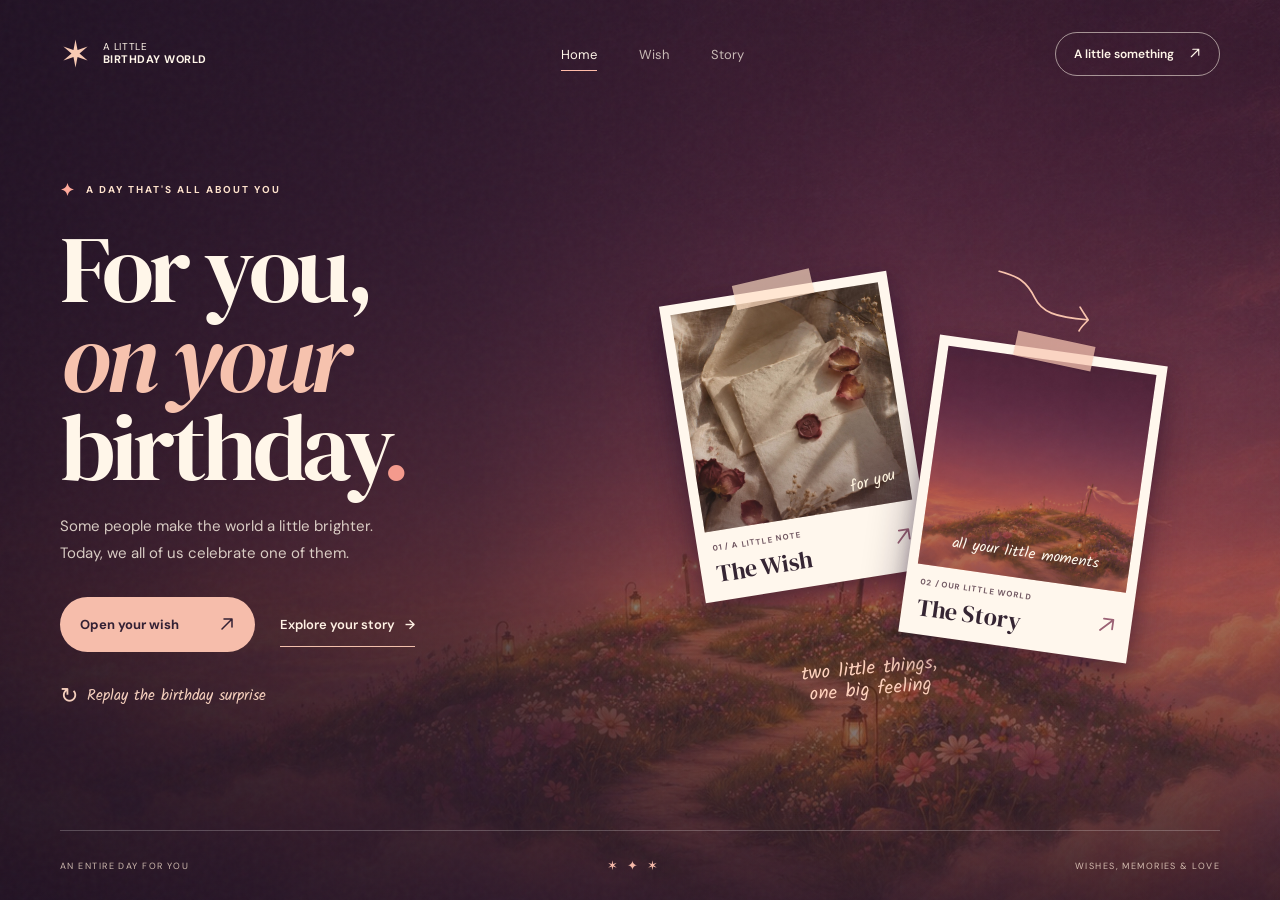
<file: index.html>
<!doctype html>
<html lang="en">
<head>
  <meta charset="utf-8">
  <meta name="viewport" content="width=device-width, initial-scale=1">
  <meta name="theme-color" content="#251427">
  <meta name="description" content="A little birthday world, made for someone special.">
  <title>A Little Birthday World</title>
  <link rel="preconnect" href="https://fonts.googleapis.com">
  <link rel="preconnect" href="https://fonts.gstatic.com" crossorigin>
  <link href="https://fonts.googleapis.com/css2?family=DM+Serif+Display:ital@0;1&family=DM+Sans:wght@400;500;600;700&family=Kalam:wght@400;700&display=swap" rel="stylesheet">
  <script>
    // Show the opening film only on the first visit in this browser tab.
    try {
      if (sessionStorage.getItem('birthday-intro-polished-seen') !== 'yes') document.documentElement.classList.add('intro-pending');
    } catch (error) { document.documentElement.classList.add('intro-pending'); }
  </script>
  <link href="https://fonts.googleapis.com/css2?family=Noto+Sans+Devanagari:wght@400;600;700&display=swap" rel="stylesheet">
  <link rel="stylesheet" href="home/home.css">
  <link rel="stylesheet" href="shared/experience.css">
  <script src="home/home-content.js" defer></script>
  <script src="home/home.js" defer></script>
  <script src="shared/experience.js" defer></script>
</head>
<body class="page-home">
  <section class="intro-screen" id="intro-screen" role="dialog" aria-modal="true" aria-labelledby="intro-title">
    <div class="intro-backdrop" aria-hidden="true"></div>
    <video id="intro-video" class="intro-video" muted playsinline preload="auto" poster="home/assets/intro-poster.jpg" src="home/assets/intro.mp4" aria-label="A birthday cake video"></video>
    <div class="intro-shade" aria-hidden="true"></div>
    <div class="intro-slice-stage" id="intro-slice-stage" aria-hidden="true"><span class="intro-slice-line" id="intro-slice-line" hidden></span><svg class="slice-guide" viewBox="0 0 420 90" fill="none"><path d="M18 68C125 22 246 14 395 29"/><path d="M377 17L397 29L379 42"/></svg></div>
    <div class="intro-slice-prompt" id="intro-slice-prompt" aria-live="polite">
      <p data-home-text="introPrompt">Make a wish, then slice the cake.</p>
      <span data-home-text="introHint">Swipe or drag across the cake.</span>
      <button type="button" id="intro-cut-button" data-home-text="introCutButton">Or tap here to cut</button>
    </div>
    <div class="intro-topbar"><p id="intro-title" data-home-text="introTitle">A little birthday surprise</p><button type="button" class="intro-skip" id="intro-skip">Skip intro <span aria-hidden="true">→</span></button></div>
    <button type="button" class="intro-play" id="intro-play" hidden>Play the birthday video</button>
    <div class="intro-bottom"><button type="button" class="intro-sound" id="intro-sound" aria-pressed="false" data-home-text="soundOn">Turn sound on</button></div>
  </section>
  <div class="site-shell">
    <header class="topbar wrap">
      <a class="brand" href="index.html" aria-label="A Little Birthday World, home">
        <span class="brand-symbol" aria-hidden="true">✶</span>
        <span>A little<br><strong>birthday world</strong></span>
      </a>
      <nav class="main-nav" aria-label="Main navigation">
        <a class="current" href="index.html" aria-current="page">Home</a>
        <a href="wish/index.html">Wish</a>
        <a href="story/index.html">Story</a>
      </nav>
      <a class="top-link" href="wish/index.html">A little something <span aria-hidden="true"><svg class="arrow-icon" aria-hidden="true" viewBox="0 0 16 16"><path d="M3 13 13 3M5 3h8v8"/></svg></span></a>
    </header>

    <main class="hero wrap">
      <div class="hero-copy">
        <div class="eyebrow"><span class="sparkle">✦</span> <span data-home-text="heroLabel">A DAY THAT'S ALL ABOUT YOU</span></div>
        <h1 tabindex="-1"><span data-home-text="titleLine1">For you,</span><br><em data-home-text="titleLine2">on your</em><br><span data-home-text="titleLine3">birthday</span><span class="period">.</span></h1>
        <p><span data-home-text="messageLine1">Some people make the world a little brighter.</span><br class="desktop-break"> <span data-home-text="messageLine2">Today, we all of us celebrate one of them.</span></p>
        <div class="hero-actions"><a class="primary-button" href="wish/index.html"><span data-home-text="wishButton">Open your wish</span> <span aria-hidden="true"><svg class="arrow-icon" aria-hidden="true" viewBox="0 0 16 16"><path d="M3 13 13 3M5 3h8v8"/></svg></span></a><a class="story-link" href="story/index.html"><span data-home-text="storyButton">Explore your story</span> <span aria-hidden="true">→</span></a></div>
        <button class="replay-intro" id="replay-intro" type="button"><span class="replay-icon" aria-hidden="true">↻</span> <span data-home-text="replayButton">Replay the birthday surprise</span></button>
      </div>

      <div class="postcard-scene" aria-label="Choose a birthday page">
        <svg class="sketch-arrow" viewBox="0 0 140 90" fill="none" aria-hidden="true"><path d="M7 12c23 0 34 3 48 19 12 14 29 16 66 9M109 28c4 4 10 9 13 12-2 4-6 10-7 15" stroke="currentColor" stroke-width="2" stroke-linecap="round" stroke-linejoin="round"/></svg>
        <a class="postcard wish-card" href="wish/index.html" aria-label="Open the wish page">
          <span class="tape tape-one" aria-hidden="true"></span>
          <span class="card-picture wish-picture"><span class="mini-scribble" data-home-text="wishCardCaption">for you</span></span>
          <span class="postcard-bottom"><span><small>01 / A LITTLE NOTE</small><strong data-home-text="wishCardTitle">The Wish</strong></span><span class="card-arrow" aria-hidden="true"><svg class="arrow-icon" aria-hidden="true" viewBox="0 0 16 16"><path d="M3 13 13 3M5 3h8v8"/></svg></span></span>
        </a>
        <a class="postcard story-card" href="story/index.html" aria-label="Open the story page">
          <span class="tape tape-two" aria-hidden="true"></span>
          <span class="card-picture story-picture"><span class="photo-caption" data-home-text="storyCardCaption">all your little moments</span></span>
          <span class="postcard-bottom"><span><small>02 / OUR LITTLE WORLD</small><strong data-home-text="storyCardTitle">The Story</strong></span><span class="card-arrow" aria-hidden="true"><svg class="arrow-icon" aria-hidden="true" viewBox="0 0 16 16"><path d="M3 13 13 3M5 3h8v8"/></svg></span></span>
        </a>
        <span class="handwritten scene-footer">two little things,<br>one big feeling</span>
      </div>
    </main>
    <footer class="site-footer wrap"><span>AN ENTIRE DAY FOR YOU</span><span class="footer-center" aria-hidden="true">✶ &nbsp; ✦ &nbsp; ✶</span><span>WISHES, MEMORIES &amp; LOVE</span></footer>
  </div>

</body>
</html>
</file>
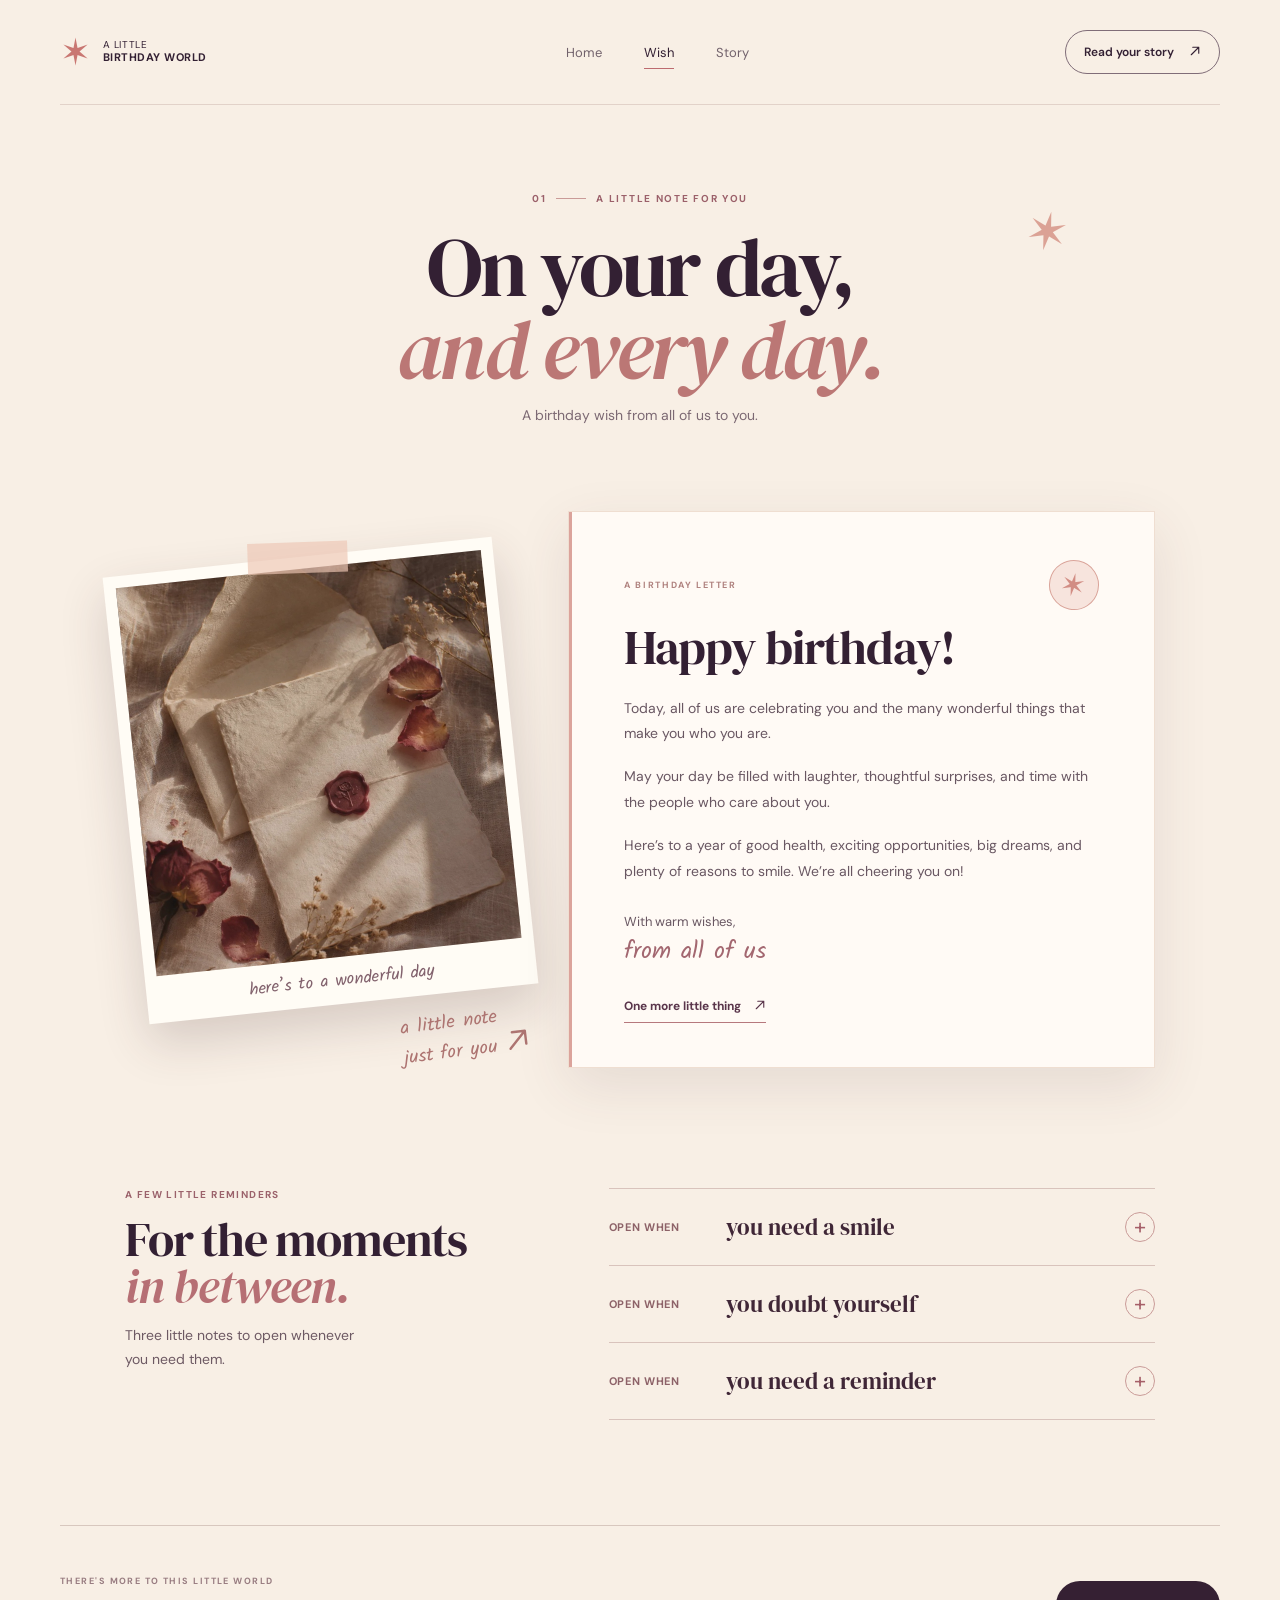
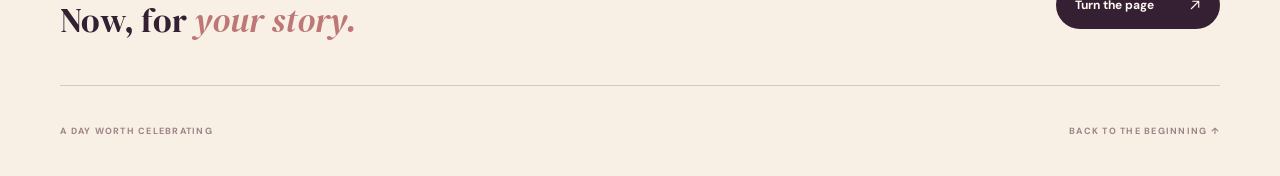
<file: wish/index.html>
<!doctype html>
<html lang="en">
<head>
  <meta charset="utf-8">
  <meta name="viewport" content="width=device-width, initial-scale=1">
  <meta name="theme-color" content="#f8efe5">
  <meta name="description" content="A thoughtful birthday wish for a wonderful day.">
  <title>The Wish — A Little Birthday World</title>
  <link rel="preconnect" href="https://fonts.googleapis.com">
  <link rel="preconnect" href="https://fonts.gstatic.com" crossorigin>
  <link href="https://fonts.googleapis.com/css2?family=DM+Serif+Display:ital@0;1&family=DM+Sans:wght@400;500;600;700&family=Kalam:wght@400;700&display=swap" rel="stylesheet">
  <link href="https://fonts.googleapis.com/css2?family=Noto+Sans+Devanagari:wght@400;600;700&display=swap" rel="stylesheet">
  <link rel="stylesheet" href="wish.css">
  <link rel="stylesheet" href="../shared/experience.css">
  <script src="wish-content.js" defer></script>
  <script src="wish.js" defer></script>
  <script src="../shared/experience.js" defer></script>
</head>
<body class="page-wish">
  <header class="topbar wrap">
    <a class="brand" href="../index.html" aria-label="A Little Birthday World, home"><span class="brand-symbol" aria-hidden="true">✶</span><span>A little<br><strong>birthday world</strong></span></a>
    <nav class="main-nav" aria-label="Main navigation"><a href="../index.html">Home</a><a href="index.html" class="current" aria-current="page">Wish</a><a href="../story/index.html">Story</a></nav>
    <a class="top-link" href="../story/index.html">Read your story <span aria-hidden="true"><svg class="arrow-icon" aria-hidden="true" viewBox="0 0 16 16"><path d="M3 13 13 3M5 3h8v8"/></svg></span></a>
  </header>
  <main>
    <section class="intro wrap">
      <div class="chapter">01 <span></span> A LITTLE NOTE FOR YOU</div>
      <h1><span data-wish-text="pageTitle1">On your day,</span><br><em data-wish-text="pageTitle2">and every day.</em></h1>
      <p data-wish-text="pageSubtitle">A birthday wish from all of us to you.</p>
      <span class="intro-doodle" aria-hidden="true">✶</span>
    </section>
    <section class="letter-section wrap" aria-label="Birthday letter" data-reveal>
      <div class="photo-side">
        <div class="photo-card"><span class="photo-tape" aria-hidden="true"></span><div class="photo-art" role="img" aria-label="A letter and envelope with dried rose petals"></div><span class="photo-writing" data-wish-text="photoCaption">here’s to a wonderful day</span></div>
        <span class="side-note">a little note<br>just for you <span aria-hidden="true"><svg class="arrow-icon" aria-hidden="true" viewBox="0 0 16 16"><path d="M3 13 13 3M5 3h8v8"/></svg></span></span>
      </div>
      <article class="letter">
        <div class="letter-top"><span>A BIRTHDAY LETTER</span><span class="letter-stamp" aria-hidden="true">✶</span></div>
        <!-- Edit the message below to write your own birthday wish. -->
        <h2><span data-wish-text="letterGreeting">Happy birthday!</span></h2>
        <p data-wish-text="letterParagraph1">Today, all of us are celebrating you and the many wonderful things that make you who you are.</p>
        <p data-wish-text="letterParagraph2">May your day be filled with laughter, thoughtful surprises, and time with the people who care about you.</p>
        <p data-wish-text="letterParagraph3">Here’s to a year of good health, exciting opportunities, big dreams, and plenty of reasons to smile. We’re all cheering you on!</p>
        <p class="letter-signoff"><span data-wish-text="signoff">With warm wishes,</span><br><strong data-wish-text="signature">from all of us</strong></p>
        <button class="surprise-button" type="button" aria-expanded="false" aria-controls="surprise-note"><span class="surprise-label" data-wish-text="surpriseButton">One more little thing</span> <span aria-hidden="true"><svg class="arrow-icon" aria-hidden="true" viewBox="0 0 16 16"><path d="M3 13 13 3M5 3h8v8"/></svg></span></button>
        <p id="surprise-note" class="surprise-note" data-wish-text="surpriseMessage" hidden>You make this day special simply by being you. Enjoy every moment!</p>
      </article>
    </section>
    <section class="little-notes wrap" aria-labelledby="little-notes-heading" data-reveal>
      <div class="little-notes-intro"><p class="notes-kicker">A FEW LITTLE REMINDERS</p><h2 id="little-notes-heading"><span data-wish-text="notesTitle1">For the moments</span><br><em data-wish-text="notesTitle2">in between.</em></h2><p data-wish-text="notesSubtitle">Three little notes to open whenever you need them.</p></div>
      <div class="note-stack">
        <details class="love-note"><summary><span class="note-label">OPEN WHEN</span><span class="note-name" data-wish-text="note1Title">you need a smile</span><span class="note-plus" aria-hidden="true">+</span></summary><p data-wish-text="note1Message">I hope you find a hundred little reasons to smile today. You deserve every one.</p></details>
        <details class="love-note"><summary><span class="note-label">OPEN WHEN</span><span class="note-name" data-wish-text="note2Title">you doubt yourself</span><span class="note-plus" aria-hidden="true">+</span></summary><p data-wish-text="note2Message">Take a breath. You are capable of more than you know, and I believe in you.</p></details>
        <details class="love-note"><summary><span class="note-label">OPEN WHEN</span><span class="note-name" data-wish-text="note3Title">you need a reminder</span><span class="note-plus" aria-hidden="true">+</span></summary><p data-wish-text="note3Message">You matter to the people around you, exactly as you are.</p></details>
      </div>
    </section>
    <section class="next-page wrap" data-reveal><div><span>THERE'S MORE TO THIS LITTLE WORLD</span><h2>Now, for <em>your story.</em></h2></div><a href="../story/index.html">Turn the page <span aria-hidden="true"><svg class="arrow-icon" aria-hidden="true" viewBox="0 0 16 16"><path d="M3 13 13 3M5 3h8v8"/></svg></span></a></section>
  </main>
  <footer class="footer wrap"><span>A DAY WORTH CELEBRATING</span><a href="../index.html">BACK TO THE BEGINNING ↑</a></footer>
</body>
</html>
</file>
<file: home/home.css>
:root{--ink:#2a1829;--cream:#fff6e9;--peach:#ffd1ae;--coral:#ef8c83;--plum:#251427;--display:'DM Serif Display',Georgia,serif;--sans:'DM Sans',Arial,sans-serif;--hand:'Kalam',cursive}*{box-sizing:border-box}html{min-height:100%;scroll-behavior:smooth}body{margin:0;background:var(--plum);color:var(--cream);font-family:var(--sans);font-feature-settings:"kern" 1,"liga" 1}a{color:inherit;text-decoration:none}a:focus-visible,button:focus-visible{outline:2px solid #ffd1ae;outline-offset:5px}.site-shell{min-height:100svh;position:relative;isolation:isolate;overflow:hidden;background-color:#352036;background-image:linear-gradient(90deg,rgba(29,16,34,.90) 0%,rgba(35,20,39,.72) 37%,rgba(38,22,41,.28) 70%,rgba(33,17,36,.38) 100%),linear-gradient(0deg,rgba(33,16,35,.78) 0%,transparent 35%,rgba(33,16,35,.28) 100%),url('assets/home-background.jpg');background-size:cover;background-position:center}.site-shell:after{position:absolute;content:"";inset:0;pointer-events:none;z-index:-1;background-image:url("data:image/svg+xml,%3Csvg viewBox='0 0 180 180' xmlns='http://www.w3.org/2000/svg'%3E%3Cfilter id='n'%3E%3CfeTurbulence type='fractalNoise' baseFrequency='.8' numOctaves='3' stitchTiles='stitch'/%3E%3C/filter%3E%3Crect width='100%25' height='100%25' filter='url(%23n)' opacity='.3'/%3E%3C/svg%3E");opacity:.11}.wrap{width:min(1300px,calc(100% - 120px));margin-inline:auto}.topbar{height:108px;display:flex;align-items:center;justify-content:space-between;gap:28px;position:relative;z-index:3}.brand{display:inline-flex;align-items:center;gap:11px;font-size:10px;letter-spacing:.06em;line-height:1.25;text-transform:uppercase;min-width:190px}.brand strong{font-size:11px;letter-spacing:.045em}.brand-symbol{font-size:37px;color:#f8cab3;line-height:1}.main-nav{display:flex;align-items:center;gap:42px;font-size:13px}.main-nav a{opacity:.72;position:relative;padding:12px 0;transition:opacity .2s}.main-nav a:hover,.main-nav a.current{opacity:1}.main-nav a.current:after{content:"";position:absolute;left:0;right:0;bottom:5px;height:1px;background:#ffbba9}.top-link{border:1px solid rgba(255,246,233,.55);border-radius:100px;padding:13px 18px;font-size:12px;font-weight:600;white-space:nowrap;transition:background .2s,color .2s}.top-link span{margin-left:12px}.top-link:hover{background:var(--cream);color:var(--ink)}.hero{min-height:calc(100svh - 178px);display:grid;grid-template-columns:1fr 1fr;align-items:center;position:relative;padding-block:34px 75px}.hero-copy{position:relative;z-index:1}.eyebrow{display:flex;align-items:center;gap:10px;font-size:10px;font-weight:700;letter-spacing:.2em;color:#ffe3cd}.sparkle{font-size:17px;color:#ffa99b}.hero h1{font:400 clamp(68px,7.4vw,112px)/.94 var(--display);letter-spacing:-.045em;margin:24px 0 21px;text-wrap:balance}.hero h1 em{font-weight:400;color:#f6c2ae}.period{color:#f49a8d}.hero-copy>p{font-size:15px;line-height:1.8;color:rgba(255,246,233,.8);margin:0 0 30px}.primary-button{display:inline-flex;align-items:center;justify-content:space-between;min-width:195px;gap:25px;background:#f6bdab;color:#342134;border-radius:100px;padding:17px 20px;font-size:13px;font-weight:700;transition:transform .22s,background .22s,box-shadow .22s}.primary-button:hover{transform:translateY(-3px);background:#ffd4c3;box-shadow:0 10px 25px #1d0c274a}.primary-button span{font-size:16px}.small-note{font:400 16px var(--hand);color:#f7c7b2;margin-top:35px;transform:rotate(-2deg);transform-origin:left}.small-note span{font-size:17px;margin-right:6px}.postcard-scene{height:520px;position:relative;max-width:610px;width:100%;justify-self:end}.handwritten{font-family:var(--hand);line-height:1.13;color:#ffd2be}.scene-note{position:absolute;top:10px;right:2%;font-size:22px;transform:rotate(7deg);text-align:center}.sketch-arrow{position:absolute;top:85px;right:20%;width:120px;color:#f8c3ad;transform:rotate(15deg)}.postcard{display:block;position:absolute;width:230px;padding:10px 10px 0;background:#fff7ed;color:#352533;box-shadow:0 24px 38px rgba(28,12,31,.38),0 4px 10px #1e10202e;transition:transform .25s,box-shadow .25s;transform-origin:center;z-index:1}.postcard:hover{z-index:3;box-shadow:0 28px 42px rgba(28,12,31,.5)}.wish-card{top:98px;left:7%;transform:rotate(-9deg)}.wish-card:hover{transform:rotate(-3deg) translateY(-10px)}.story-card{top:160px;left:48%;transform:rotate(8deg)}.story-card:hover{transform:rotate(3deg) translateY(-10px)}.card-picture{height:220px;display:flex;align-items:center;justify-content:center;overflow:hidden;position:relative}.wish-picture{background:radial-gradient(circle at 44% 37%,#efb19c 0%,#d27b80 52%,#8d536d 100%)}.wish-picture:before,.wish-picture:after{content:"";position:absolute;border:1px solid #ffe6ce99;border-radius:50%;width:160px;height:160px}.wish-picture:after{width:184px;height:184px;opacity:.4}.card-star{font-size:112px;line-height:1;color:#ffe8d0;transform:rotate(11deg)}.mini-scribble{position:absolute;bottom:12px;right:12px;font:16px var(--hand);transform:rotate(-8deg);color:#fff4df}.story-picture{background:linear-gradient(180deg,rgba(83,45,68,.18),rgba(53,30,49,.42)),url('assets/story-card.jpg') center 60%/cover,#aa777d}.photo-caption{position:absolute;bottom:13px;left:0;width:100%;font:15px var(--hand);text-align:center;color:#fff8ec}.postcard-bottom{height:70px;display:flex;align-items:center;justify-content:space-between;padding:0 5px}.postcard-bottom span:first-child{display:flex;flex-direction:column;gap:4px}.postcard-bottom small{font-size:8px;letter-spacing:.11em;font-weight:700;color:#957b80}.postcard-bottom strong{font:400 24px var(--display)}.card-arrow{font-size:19px;color:#9b6275}.tape{position:absolute;z-index:2;width:79px;height:25px;top:-12px;left:calc(50% - 39px);background:#ffdec4a8;box-shadow:0 1px 2px #2715221c;transform:rotate(-4deg)}.tape-two{background:#f9c7b2b8;transform:rotate(4deg)}.scene-footer{position:absolute;bottom:7px;left:28%;font-size:19px;transform:rotate(-5deg);text-align:center}.scene-footer span{font-family:Georgia;font-size:24px}.site-footer{height:70px;border-top:1px solid #ffffff38;display:flex;align-items:center;justify-content:space-between;font-size:9px;letter-spacing:.16em;color:#ffead8c2}.footer-center{color:#f5b9a9;font-size:13px;letter-spacing:0}
@media(max-width:900px){.wrap{width:min(100% - 52px,700px)}.topbar{height:90px}.brand{min-width:auto}.main-nav{gap:23px}.top-link{display:none}.hero{min-height:auto;padding-top:56px;padding-bottom:75px;grid-template-columns:1fr}.hero h1{font-size:clamp(62px,11vw,94px)}.postcard-scene{margin:45px auto 0;justify-self:center;width:min(100%,560px);height:490px}.site-shell{background-image:linear-gradient(180deg,rgba(29,16,34,.8),rgba(35,20,39,.42) 58%,rgba(33,16,35,.73)),url('assets/home-background.jpg');background-position:center;background-size:cover}.scene-note{right:7%}.site-footer{height:70px}}
@media(max-width:520px){.wrap{width:calc(100% - 38px)}.topbar{height:78px;gap:12px}.brand{font-size:8px;gap:7px}.brand strong{font-size:9px}.brand-symbol{font-size:29px}.main-nav{gap:19px;font-size:12px}.hero{padding-top:56px;padding-bottom:55px}.hero h1{font-size:clamp(60px,15.3vw,82px);margin:20px 0}.hero-copy>p{font-size:14px;line-height:1.7}.desktop-break{display:none}.eyebrow{font-size:9px;letter-spacing:.15em}.small-note{margin-top:26px}.postcard-scene{height:390px;margin-top:28px}.postcard{width:44%;padding:8px 8px 0}.card-picture{height:auto;aspect-ratio:1 / 1.05}.wish-card{top:73px;left:5%}.story-card{top:118px;left:50%}.card-star{font-size:85px}.wish-picture:before{width:75%;height:auto;aspect-ratio:1}.wish-picture:after{width:88%;height:auto;aspect-ratio:1}.postcard-bottom{height:57px}.postcard-bottom strong{font-size:20px}.postcard-bottom small{font-size:7px}.scene-note{top:1px;right:3%;font-size:17px}.sketch-arrow{width:84px;top:61px;right:22%}.scene-footer{bottom:0;left:20%;font-size:16px}.site-footer{font-size:7px;letter-spacing:.1em}.footer-center{font-size:10px}}
@media(max-width:350px){.main-nav{gap:12px}.postcard-scene{height:365px}.scene-footer{bottom:6px}}
@media(prefers-reduced-motion:reduce){*,*:before,*:after{scroll-behavior:auto!important;transition:none!important;animation:none!important}.postcard:hover,.primary-button:hover{transform:none}}

.arrow-icon{display:inline-block;width:1em;height:1em;vertical-align:-.12em;fill:none;stroke:currentColor;stroke-width:1.5;stroke-linecap:round;stroke-linejoin:round}

/* Opening film */
html.intro-pending{overflow:hidden}
.intro-screen{display:none;position:fixed;inset:0;z-index:100;overflow:hidden;background:#211323;color:#fff7ec;opacity:1;transition:opacity .35s ease}
html.intro-pending .intro-screen{display:block}
.intro-screen.is-leaving{opacity:0;pointer-events:none}
.intro-backdrop{position:absolute;inset:-32px;background:#211323 url('assets/intro-poster.jpg') center/cover;filter:blur(24px) brightness(.35);transform:scale(1.05)}
.intro-video{position:absolute;inset:0;width:100%;height:100%;object-fit:contain}
.intro-shade{position:absolute;inset:0;pointer-events:none;background:linear-gradient(180deg,rgba(31,17,32,.72) 0%,transparent 23%,transparent 69%,rgba(31,17,32,.72) 100%)}
.intro-topbar,.intro-bottom{position:absolute;left:max(32px,env(safe-area-inset-left));right:max(32px,env(safe-area-inset-right));display:flex;align-items:center;justify-content:space-between;gap:20px}
.intro-topbar{top:max(24px,env(safe-area-inset-top))}.intro-bottom{bottom:max(25px,env(safe-area-inset-bottom))}
.intro-topbar p{margin:0;font:400 21px var(--display);letter-spacing:.005em;text-shadow:0 1px 9px #211323}.intro-bottom p{margin:0;color:#fff5e9;font:18px var(--hand);text-shadow:0 1px 8px #211323}
.intro-screen button{font:600 12px var(--sans);color:#fff8ef;cursor:pointer;min-height:44px;transition:background .2s,color .2s,opacity .2s}
.intro-skip,.intro-sound{padding:11px 17px;border:1px solid rgba(255,248,239,.8);border-radius:99px;background:rgba(33,19,35,.65)}
.intro-skip{white-space:nowrap}.intro-skip span{margin-left:8px}.intro-skip:hover,.intro-sound:hover{background:#fff8ef;color:#30202f}
.intro-play{position:absolute;left:50%;top:50%;transform:translate(-50%,-50%);border:0;border-radius:99px;padding:15px 23px;background:#f6bdab;color:#342134!important;box-shadow:0 8px 30px #1a0d2099;white-space:nowrap}
.intro-play[hidden]{display:none}.intro-screen button:focus-visible{outline:2px solid #ffd1ae;outline-offset:5px}
@media(max-width:600px){.intro-topbar,.intro-bottom{left:max(19px,env(safe-area-inset-left));right:max(19px,env(safe-area-inset-right))}.intro-topbar{top:max(18px,env(safe-area-inset-top))}.intro-bottom{bottom:max(20px,env(safe-area-inset-bottom))}.intro-topbar{gap:8px}.intro-topbar p{font-size:clamp(13px,4vw,16px)}.intro-bottom p{font-size:15px}.intro-skip,.intro-sound{padding:10px 14px}.intro-screen button{font-size:11px}}
@media(prefers-reduced-motion:reduce){.intro-screen,.intro-screen button{transition:none}}

/* The slice area follows the actual 16:9 video, including phone letterboxing. */
.intro-slice-stage{position:absolute;left:50%;top:50%;width:min(100%,177.7778vh);height:min(100%,56.25vw);transform:translate(-50%,-50%);touch-action:none;cursor:crosshair}
.intro-slice-stage[hidden],.intro-slice-prompt[hidden],.intro-slice-line[hidden]{display:none}
.intro-slice-line{position:absolute;left:0;top:0;height:4px;border-radius:10px;background:#fff8ed;box-shadow:0 2px 10px #5d2a4080;transform-origin:left center;pointer-events:none}
.intro-slice-prompt{position:absolute;bottom:max(88px,10vh);left:50%;transform:translateX(-50%);width:min(340px,calc(100% - 36px));padding:15px 18px 10px;text-align:center;color:#fff8ef;background:rgba(36,20,35,.88);border-radius:15px;box-shadow:0 10px 28px #1c0e2166}
.intro-slice-prompt p{margin:0 0 4px;font:400 20px/1.2 var(--display)}
.intro-slice-prompt>span{display:block;font:13px/1.4 var(--sans);color:#fce8dd}
.intro-slice-prompt button{background:transparent;border:0;border-bottom:1px solid #efb5a5;border-radius:0;margin-top:4px;padding:8px 4px;color:#ffd0bd;font-size:12px}
.intro-slice-prompt button:hover{color:#fff;background:transparent}
@media(max-width:600px){.intro-slice-prompt{bottom:max(82px,10vh);padding:12px 14px 8px}.intro-slice-prompt p{font-size:18px}.intro-slice-prompt>span{font-size:12px}}
@media(max-height:480px){.intro-slice-prompt{bottom:58px;padding:7px 12px;width:min(320px,calc(100% - 36px))}.intro-slice-prompt p{font-size:16px;margin:0}.intro-slice-prompt>span{font-size:11px}.intro-slice-prompt button{min-height:32px;padding:4px;margin:0}}
@media(min-width:1100px) and (min-height:600px){.intro-slice-prompt{left:auto;right:max(32px,4vw);bottom:max(110px,14vh);transform:none}}
@media(max-height:480px){
  .intro-bottom p{visibility:hidden}
  .intro-slice-prompt{left:19px;bottom:13px;transform:none;width:calc(100% - 150px);padding:0;text-align:left;background:transparent;box-shadow:none}
  .intro-slice-prompt p{font-size:13px;line-height:1.2}
  .intro-slice-prompt>span{font-size:10px;line-height:1.3}
  .intro-slice-prompt button{min-height:30px;padding:3px 0;font-size:10px}
}
@media(max-height:480px){.intro-slice-prompt{padding:5px 8px;background:rgba(32,17,31,.92);border-radius:8px;bottom:10px}}
@media(max-height:480px){.intro-slice-prompt button{font-size:11px;min-height:44px}}
.primary-button [data-home-text]{font-size:13px}

/* The intro sound control stays at the right without the former bottom text. */
.intro-bottom{justify-content:flex-end}

/* Photo controls and their editor live in the home section. */
.postcard-tools{display:flex;justify-content:flex-end;margin-top:-48px;margin-bottom:18px;position:relative;z-index:4}
.edit-postcards{min-height:44px;padding:9px 15px;border:1px solid #f6d6c5b8;border-radius:999px;background:#2a192bd9;color:#fff8ed;font:600 12px var(--sans);cursor:pointer}
.edit-postcards span{padding-left:7px}.edit-postcards:hover{background:#fff2e4;color:#382638}
.photo-editor{width:min(740px,calc(100% - 32px));max-height:min(900px,calc(100dvh - 32px));overflow:auto;padding:0;border:0;border-radius:16px;background:#fffaf6;color:#342330;box-shadow:0 25px 75px #15091ba8;font-family:var(--sans)}
.photo-editor::backdrop{background:rgba(24,12,26,.82)}
.photo-editor-inner{padding:30px}
.photo-editor-heading{display:flex;align-items:flex-start;justify-content:space-between;gap:20px}
.photo-editor-kicker{margin:0 0 7px;color:#86525b;font-size:10px;font-weight:700;letter-spacing:.13em}
.photo-editor-heading h2{margin:0;font:400 37px/1.1 var(--display);letter-spacing:-.02em}
.photo-editor-heading p:not(.photo-editor-kicker){max-width:500px;color:#644d58;font-size:14px;line-height:1.55}
.photo-editor-close{flex:none;display:grid;place-items:center;width:44px;height:44px;border:1px solid #d9bdba;border-radius:50%;background:transparent;color:#533843;cursor:pointer;font:30px/1 var(--sans)}
.photo-editor-close:hover{background:#f4e5e0}
.photo-editor-grid{display:grid;grid-template-columns:1fr 1fr;gap:18px;margin:20px 0 26px}
.photo-choice img{display:block;width:100%;height:190px;object-fit:cover;border-radius:10px;background:#ebdcd4}
.photo-choice label,.photo-export label{display:block;margin:12px 0 6px;color:#3f2937;font-size:13px;font-weight:700}
.photo-editor input[type=file]{display:block;width:100%;color:#604a55;font:12px/1.4 var(--sans)}
.photo-editor input[type=file]::file-selector-button{min-height:38px;margin:0 8px 4px 0;padding:7px 11px;border:1px solid #bd9798;border-radius:7px;background:#fff;color:#4b2d3b;font:600 12px var(--sans);cursor:pointer}
.photo-export{padding-top:21px;border-top:1px solid #e2d0ca}
.photo-export h3{margin:0 0 6px;font:400 24px/1.2 var(--display)}
.photo-export p{margin:0 0 12px;color:#604a55;font-size:13px;line-height:1.55}
.photo-export-button{min-height:44px;margin-top:13px;padding:11px 16px;border:0;border-radius:999px;background:#5a3349;color:#fffaf5;font:700 13px var(--sans);cursor:pointer}
.photo-export-button:hover{background:#75455d}.photo-export-button:disabled{opacity:.55;cursor:wait}
.photo-editor-status{min-height:20px;margin:10px 0 0!important;color:#71515c!important}
.photo-editor-status.is-error{color:#9a2837!important}
.photo-editor :focus-visible,.edit-postcards:focus-visible{outline:2px solid #964d5d;outline-offset:3px}
@media(max-width:900px){.postcard-tools{margin-top:-55px;margin-bottom:18px}}
@media(max-width:520px){.postcard-tools{margin-top:-40px;justify-content:center}.photo-editor-inner{padding:21px}.photo-editor-heading h2{font-size:30px}.photo-editor-grid{gap:12px}.photo-choice img{height:145px}.photo-editor input[type=file]::file-selector-button{display:block}.photo-export-button{width:100%}}
@media(max-width:360px){.photo-choice img{height:120px}.photo-editor-inner{padding:17px}}
/* Allow the upload controls to shrink inside the two-column mobile layout. */
.photo-choice,.photo-editor input[type=file]{min-width:0}
</file>
<file: shared/experience.css>
/* Shared finishing touches; each page keeps its own HTML, CSS, and JavaScript. */
:root{--motion-ease:cubic-bezier(.22,.78,.24,1)}
html{scroll-behavior:smooth}body{transition:opacity .26s var(--motion-ease),transform .26s var(--motion-ease)}
html.page-is-leaving body{opacity:0;transform:translateY(8px)}
::selection{background:#e7b3a8;color:#30202f}
.main-nav a{min-height:44px;display:inline-flex;align-items:center}
.main-nav a:after{transition:transform .25s var(--motion-ease);transform-origin:left}
.main-nav a:not(.current):after{content:"";position:absolute;left:0;right:0;bottom:5px;height:1px;background:currentColor;transform:scaleX(0)}
.main-nav a:not(.current):hover:after,.main-nav a:not(.current):focus-visible:after{transform:scaleX(1)}
.reveal-await{opacity:0;transform:translateY(24px)}
.reveal-in{opacity:1;transform:translateY(0);transition:opacity .7s var(--motion-ease),transform .7s var(--motion-ease)}
.page-wish main,.page-story main{animation:page-arrive .65s var(--motion-ease) both}
@keyframes page-arrive{from{opacity:.8;transform:translateY(9px)}to{opacity:1;transform:translateY(0)}}

/* Home: two distinct invitations and tactile postcards. */
.page-home .hero-actions{display:flex;align-items:center;gap:25px;flex-wrap:wrap}
.page-home .story-link{display:inline-flex;align-items:center;gap:10px;min-height:44px;color:#fff1e4;font-size:13px;font-weight:600;border-bottom:1px solid #f3c0ac;transition:gap .2s,color .2s}
.page-home .story-link:hover{gap:16px;color:white}
.page-home .replay-intro{display:inline-flex;align-items:center;gap:9px;min-height:44px;margin-top:22px;padding:0;border:0;background:none;color:#f5cfbd;cursor:pointer;font:400 15px var(--hand);text-align:left;transition:color .2s}
.page-home .replay-intro:hover{color:#fff8ef}.page-home .replay-intro:focus-visible{outline:2px solid #ffd1ae;outline-offset:4px}
.replay-icon{font:22px/1 Georgia,serif}
.page-home .wish-picture{background:linear-gradient(180deg,transparent 55%,#34223355),url('../home/assets/wish-card.jpg') center 49%/cover,#a9817c}
.page-home .wish-picture:before,.page-home .wish-picture:after{display:none}
.page-home .postcard{box-shadow:0 22px 42px #1b0d2a70,0 5px 15px #1c0b2438;transition:transform .35s var(--motion-ease),box-shadow .35s var(--motion-ease)}
.page-home .postcard-bottom small{color:#725963}
.page-home .postcard:active{filter:brightness(.96)}
.page-home .site-shell.site-arrived .hero-copy{animation:opening-copy .8s var(--motion-ease) both}
.page-home .site-shell.site-arrived .postcard-scene{animation:opening-cards 1s var(--motion-ease) .08s both}
@keyframes opening-copy{from{opacity:.35;transform:translateY(18px)}to{opacity:1;transform:translateY(0)}}
@keyframes opening-cards{from{opacity:.4;transform:translateY(22px) scale(.97)}to{opacity:1;transform:translateY(0) scale(1)}}
@media(hover:hover){.page-home .postcard:hover,.page-home .postcard:focus-visible{z-index:3;transform:perspective(900px) translateY(-13px) rotate(0deg) rotateX(var(--tilt-x,0deg)) rotateY(var(--tilt-y,0deg)) scale(1.025);box-shadow:0 32px 50px #170a256e}}

/* A short, subtle guide and celebratory response make the cake gesture legible. */
.slice-guide{position:absolute;left:31%;top:52%;width:38%;height:auto;pointer-events:none;overflow:visible;opacity:.72;filter:drop-shadow(0 1px 4px #5c3845);animation:guide-breathe 2.2s var(--motion-ease) 3 both}
.slice-guide path{stroke:#fff8ed;stroke-width:3;stroke-linecap:round;stroke-linejoin:round;stroke-dasharray:8 10}
.intro-slice-stage.is-slicing .slice-guide{opacity:0;animation:none}
@keyframes guide-breathe{0%,100%{opacity:.28;transform:translateX(-5px)}50%{opacity:.88;transform:translateX(9px)}}
.intro-burst{position:fixed;z-index:5;width:1px;height:1px;pointer-events:none}
.intro-burst span{position:absolute;width:7px;height:7px;border-radius:50%;background:var(--spark-color,#ffe5ce);animation:little-burst .9s cubic-bezier(.16,.7,.25,1) both}
@keyframes little-burst{0%{opacity:1;transform:translate(0,0) scale(.35)}70%{opacity:1}100%{opacity:0;transform:translate(var(--spark-x),var(--spark-y)) scale(1)}}

/* Wish: letter imagery, warm paper, and notes that unfold on request. */
.page-wish .photo-art{background:linear-gradient(#442a3b05,#442a3b1f),url('../wish/assets/wish-photo.jpg') center 52%/cover,#b8777a}
.page-wish .photo-card{box-shadow:0 20px 48px #432d3030}
.page-wish .letter{background:#fffaf5;box-shadow:0 18px 52px #5635431c}
.page-wish .letter:before{width:3px;background:#dba39b}
.page-wish .letter-stamp{background:#f7e4dd;transition:transform .35s var(--motion-ease),background .35s}
.page-wish .letter:hover .letter-stamp{transform:rotate(-9deg) scale(1.05);background:#f3d4cc}
.little-notes{max-width:1030px;display:grid;grid-template-columns:.85fr 1.15fr;gap:80px;align-items:start;margin-bottom:105px;padding-top:5px}
.little-notes-intro .notes-kicker{margin:0 0 15px;color:#9b626b;font-size:10px;font-weight:700;letter-spacing:.14em}
.little-notes-intro h2{margin:0;font:400 48px/.98 var(--display);letter-spacing:-.025em}
.little-notes-intro h2 em{font-weight:400;color:#b66f74}
.little-notes-intro>p:last-child{max-width:255px;color:#6d5963;font-size:14px;line-height:1.7}
.note-stack{border-bottom:1px solid #d9c3bc}
.love-note{border-top:1px solid #d9c3bc}
.love-note summary{min-height:76px;list-style:none;display:grid;grid-template-columns:105px 1fr 30px;gap:12px;align-items:center;cursor:pointer}
.love-note summary::-webkit-details-marker{display:none}
.love-note summary:focus-visible{outline:2px solid #a85663;outline-offset:3px}
.note-label{color:#8d6268;font-size:10px;letter-spacing:.11em;font-weight:700}
.note-name{font:400 23px var(--display);color:#402737}
.note-plus{width:30px;height:30px;border:1px solid #c99b98;border-radius:50%;display:grid;place-items:center;color:#a66069;font:22px/1 var(--sans);transition:transform .25s var(--motion-ease),background .25s}
.love-note[open] .note-plus{transform:rotate(45deg);background:#f3d9d1}
.love-note>p{max-width:380px;margin:0 0 25px 117px;color:#6b5660;font-size:14px;line-height:1.7;animation:note-in .3s var(--motion-ease) both}
@keyframes note-in{from{opacity:.4;transform:translateY(-5px)}to{opacity:1;transform:translateY(0)}}

/* Story: make the chapters feel like a quiet timeline. */
.page-story .video-frame{box-shadow:0 22px 50px #42233230}
.page-story .memory{transition:transform .25s var(--motion-ease),border-color .25s}
.page-story .memory:hover{transform:translateX(6px);border-color:#be8e89}
.page-story .memory-number{display:grid;place-items:center;width:29px;height:29px;padding:0;border:1px solid #d2a9a1;border-radius:50%;font-size:9px;background:#fcf4ea;color:#91636a}
.page-story .memory-mark{color:#ae6f75}
.page-story .end-note{background:#eec8ba}
@media(max-width:900px){.little-notes{gap:35px}.little-notes-intro h2{font-size:42px}}
@media(max-width:620px){.page-home .hero-actions{gap:12px 20px}.page-home .replay-intro{margin-top:18px}.little-notes{display:block;margin-bottom:70px}.little-notes-intro{margin-bottom:27px}.little-notes-intro h2{font-size:39px}.love-note summary{grid-template-columns:85px 1fr 30px;gap:8px}.note-name{font-size:21px}.love-note>p{margin-left:93px}.slice-guide{left:26%;width:48%;top:53%}}
@media(max-width:360px){.page-home .hero-actions{gap:4px 14px}.page-home .story-link{font-size:12px}.love-note summary{grid-template-columns:74px 1fr 28px}.note-label{font-size:9px}.note-name{font-size:19px}.love-note>p{margin-left:82px}}
@media(prefers-reduced-motion:reduce){html{scroll-behavior:auto}body,.reveal-in,.main-nav a:after,.page-home .postcard,.page-story .memory{transition:none!important}.reveal-await{opacity:1;transform:none}.page-wish main,.page-story main,.page-home .site-shell.site-arrived .hero-copy,.page-home .site-shell.site-arrived .postcard-scene,.love-note>p{animation:none}.slice-guide{animation:none;opacity:.65}.intro-burst{display:none}.page-story .memory:hover{transform:none}.page-home .postcard:hover,.page-home .postcard:focus-visible{transform:none}}
/* The heading receives programmatic focus after the intro; controls keep visible focus rings. */
.page-home .hero h1:focus{outline:none}
.story-discover{display:inline-flex;align-items:center;gap:12px;min-height:44px;margin-top:12px;color:#fff6e9;border-bottom:1px solid #f2b9a8;font-size:13px;font-weight:600;transition:gap .2s var(--motion-ease)}
.story-discover:hover{gap:18px}#film-title{scroll-margin-top:24px}
@media(prefers-reduced-motion:reduce){.story-discover{transition:none}}
.note-label{font-size:11px;letter-spacing:.06em}
@media(max-width:620px){.brand,.brand strong{font-size:10px}}
@media(max-width:360px){.love-note summary{grid-template-columns:78px 1fr 28px}.love-note>p{margin-left:86px}}

/* Hindi and other Devanagari text falls back to this font when available. */
:root{--display:'DM Serif Display','Noto Sans Devanagari',Georgia,serif;--sans:'DM Sans','Noto Sans Devanagari',Arial,sans-serif}
.letter p,.love-note>p{white-space:pre-line}
</file>
<file: wish/wish.css>
:root{--ink:#332033;--muted:#7c6973;--paper:#f8efe5;--coral:#e9998c;--line:#d8c7be;--display:'DM Serif Display',Georgia,serif;--sans:'DM Sans',Arial,sans-serif;--hand:'Kalam',cursive}*{box-sizing:border-box}html{scroll-behavior:smooth}body{margin:0;background:var(--paper);color:var(--ink);font-family:var(--sans);font-feature-settings:"kern" 1,"liga" 1}a{color:inherit;text-decoration:none}button{font:inherit}a:focus-visible,button:focus-visible{outline:2px solid #ad5e65;outline-offset:5px}.wrap{width:min(1260px,calc(100% - 120px));margin-inline:auto}.topbar{height:105px;display:flex;align-items:center;justify-content:space-between;gap:28px;border-bottom:1px solid #e2d2c9}.brand{display:inline-flex;align-items:center;gap:11px;font-size:10px;letter-spacing:.06em;line-height:1.25;text-transform:uppercase;min-width:190px}.brand strong{font-size:11px;letter-spacing:.045em}.brand-symbol{font-size:37px;color:#c97772;line-height:1}.main-nav{display:flex;align-items:center;gap:42px;font-size:13px}.main-nav a{opacity:.68;position:relative;padding:12px 0}.main-nav a:hover,.main-nav a.current{opacity:1}.main-nav a.current:after{content:"";position:absolute;left:0;right:0;bottom:5px;height:1px;background:#bd6b70}.top-link{border:1px solid #806d78;border-radius:100px;padding:13px 18px;font-size:12px;font-weight:600;white-space:nowrap;transition:background .2s,color .2s}.top-link span{margin-left:12px}.top-link:hover{background:var(--ink);color:#fff8ef}.intro{position:relative;padding:87px 0 48px;text-align:center}.chapter{font-size:10px;font-weight:700;letter-spacing:.17em;color:#9b606a;display:flex;align-items:center;justify-content:center;gap:10px}.chapter span{width:30px;height:1px;background:#ca9b98}.intro h1{font:400 clamp(55px,6.5vw,90px)/.98 var(--display);letter-spacing:-.035em;margin:22px 0 16px}.intro h1 em{font-weight:400;color:#bb7775}.intro>p{font-size:14px;color:var(--muted)}.intro-doodle{position:absolute;right:13%;top:93px;font-size:52px;color:#dba295;transform:rotate(12deg)}.letter-section{display:grid;grid-template-columns:.8fr 1.2fr;max-width:1030px;align-items:center;gap:52px;padding:25px 0 115px}.photo-side{position:relative;padding:30px 0 48px}.photo-card{position:relative;padding:12px 12px 47px;background:#fffcf5;box-shadow:0 14px 35px #432d3024;transform:rotate(-6deg)}.photo-art{height:390px;background:linear-gradient(#442a3b10,#442a3b35),url('assets/wish-photo.jpg') center/cover,#b8777a}.photo-tape{position:absolute;z-index:1;top:-15px;left:calc(50% - 50px);height:31px;width:100px;background:#eec6b5aa;transform:rotate(4deg)}.photo-writing{display:block;text-align:center;position:absolute;bottom:10px;left:0;width:100%;font:17px var(--hand);color:#82626d}.side-note{position:absolute;bottom:-12px;right:-14px;font:19px/1.2 var(--hand);color:#ad7471;transform:rotate(-7deg)}.side-note span{font-size:26px}.letter{background:#fffaf3;box-shadow:0 13px 48px #56354314;border:1px solid #efded1;padding:48px 55px 44px;position:relative}.letter:before{content:"";position:absolute;left:0;top:0;bottom:0;width:5px;background:#edb7a5}.letter-top{display:flex;align-items:center;justify-content:space-between;color:#af817e;font-size:9px;font-weight:700;letter-spacing:.18em}.letter-stamp{width:50px;height:50px;display:grid;place-items:center;border:1px solid #daa49a;border-radius:50%;font:31px Georgia,serif;color:#d28d84;transform:rotate(12deg)}.letter h2{font:400 48px/1.03 var(--display);letter-spacing:-.025em;margin:13px 0 23px}.letter h2 em{color:#bd7878;font-weight:400}.letter p{font-size:14px;line-height:1.85;color:#695762;margin:0 0 17px}.letter .letter-signoff{margin:25px 0 20px;font-size:13px}.letter-signoff strong{font:24px/1.5 var(--hand);color:#a36770}.surprise-button{background:transparent;color:#5a354b;border:0;border-bottom:1px solid #b6787d;padding:8px 0;cursor:pointer;font-size:12px;font-weight:700}.surprise-button span{margin-left:10px}.letter .surprise-note{margin:15px 0 0;padding:12px 15px;background:#f8e4dc;color:#684455;font:17px/1.4 var(--hand)}.next-page{border-top:1px solid var(--line);border-bottom:1px solid var(--line);padding:42px 0;display:flex;align-items:center;justify-content:space-between;gap:30px}.next-page div>span{font-size:9px;letter-spacing:.16em;color:#987c81;font-weight:700}.next-page h2{font:400 34px var(--display);margin:8px 0 0}.next-page h2 em{color:#bc7776;font-weight:400}.next-page>a{display:inline-flex;gap:35px;align-items:center;background:#352033;color:#fff8ef;padding:16px 19px;border-radius:100px;font-size:12px;font-weight:700;transition:transform .2s}.next-page>a:hover{transform:translateY(-3px)}.footer{height:90px;display:flex;align-items:center;justify-content:space-between;font-size:9px;font-weight:700;letter-spacing:.14em;color:#9d8385}.footer a{text-align:right}
@media(max-width:900px){.wrap{width:min(100% - 52px,720px)}.topbar{height:90px}.brand{min-width:auto}.main-nav{gap:23px}.top-link{display:none}.intro{padding-top:70px}.intro-doodle{right:3%}.letter-section{gap:32px;grid-template-columns:.75fr 1.25fr;padding-bottom:90px}.letter{padding:35px 30px}.photo-art{height:325px}}
@media(max-width:620px){.wrap{width:calc(100% - 38px)}.topbar{height:78px;gap:12px}.brand{font-size:8px;gap:7px}.brand strong{font-size:9px}.brand-symbol{font-size:29px}.main-nav{gap:19px;font-size:12px}.intro{padding:64px 0 25px}.intro h1{font-size:clamp(52px,11.5vw,70px)}.intro-doodle{font-size:35px;right:2%;top:70px}.letter-section{display:flex;flex-direction:column;gap:42px;padding:15px 0 68px}.photo-side{width:min(72%,300px);padding:18px 0 25px}.photo-art{height:265px}.side-note{font-size:16px;bottom:-18px;right:-30px}.letter{width:100%;padding:33px 27px}.letter h2{font-size:42px}.letter p{font-size:14px}.next-page{align-items:flex-start;flex-direction:column;padding:32px 0;gap:20px}.next-page h2{font-size:29px}.footer{height:76px;gap:20px;font-size:8px;letter-spacing:.08em}}
@media(max-width:350px){.main-nav{gap:12px}.intro h1{font-size:48px}}
@media(prefers-reduced-motion:reduce){*,*:before,*:after{scroll-behavior:auto!important;transition:none!important;animation:none!important}}

.arrow-icon{display:inline-block;width:1em;height:1em;vertical-align:-.12em;fill:none;stroke:currentColor;stroke-width:1.5;stroke-linecap:round;stroke-linejoin:round}

.surprise-button .surprise-label{margin-left:0}
</file>
